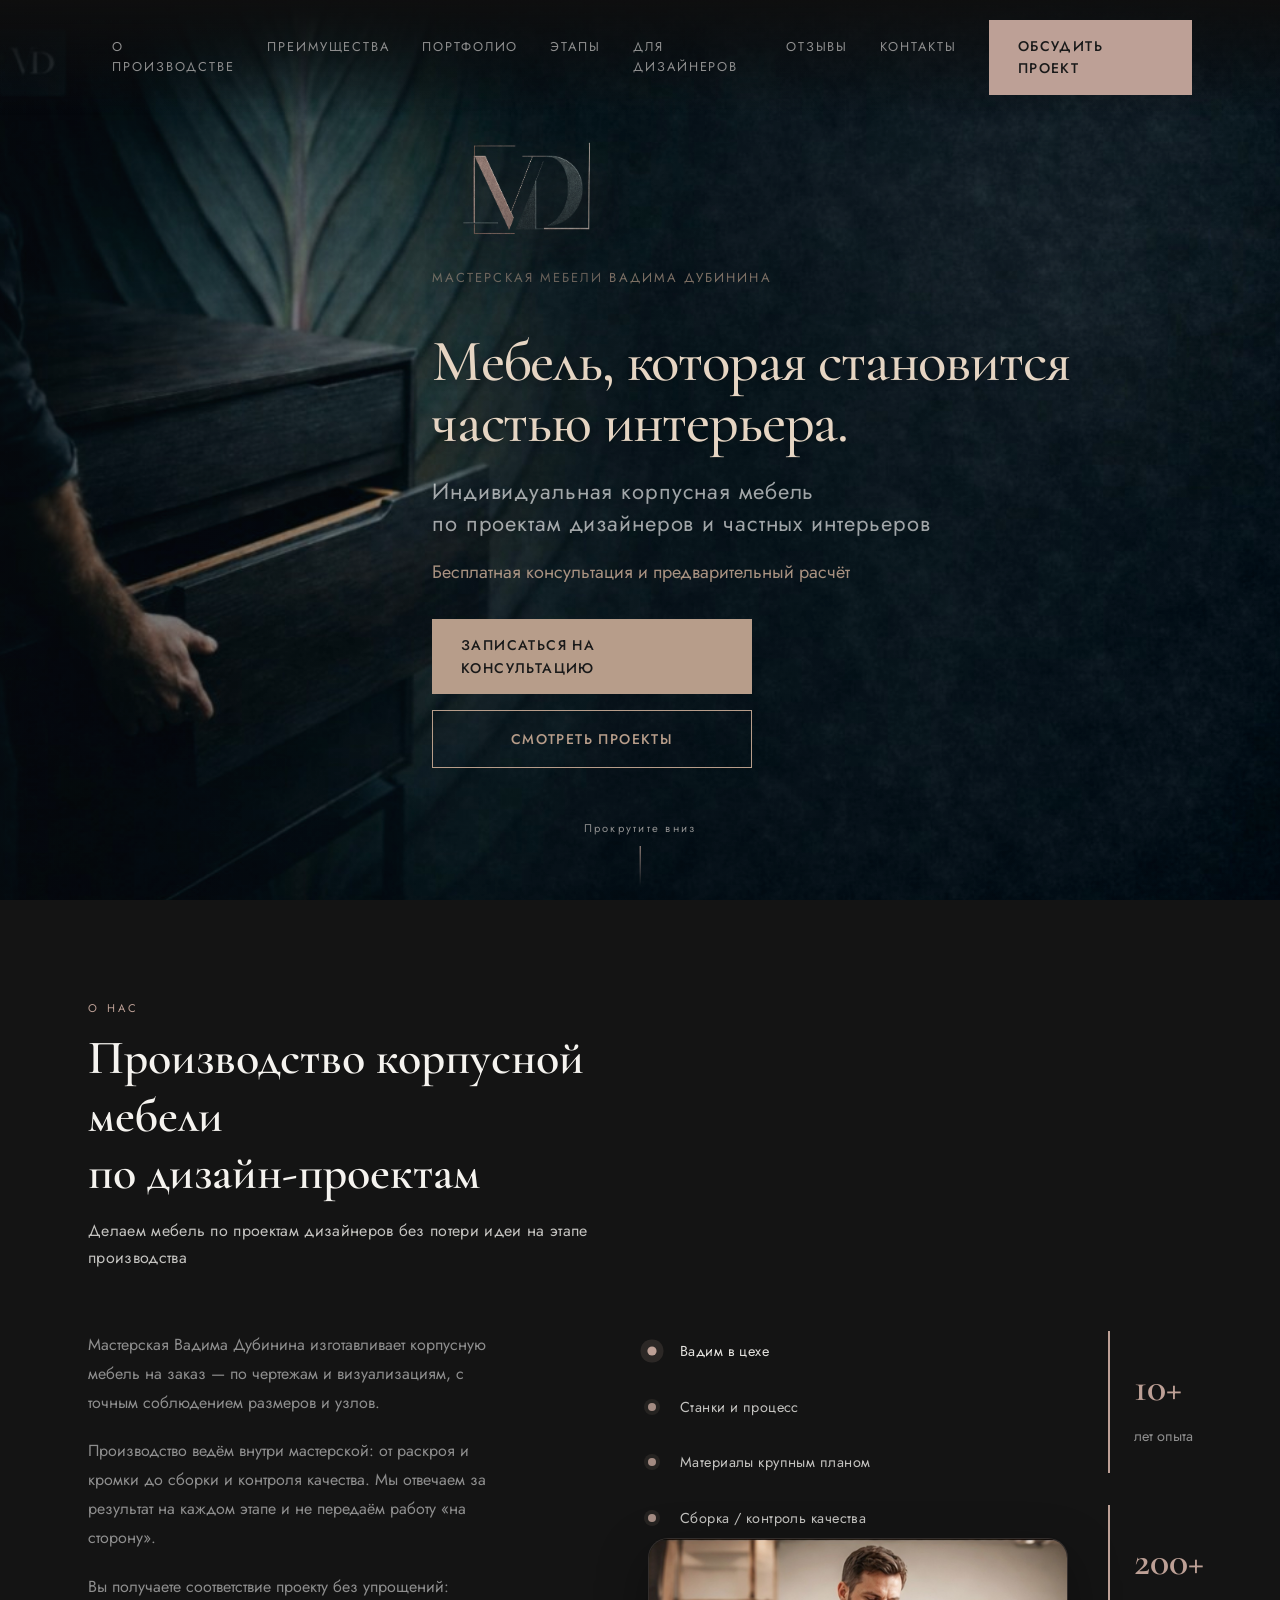
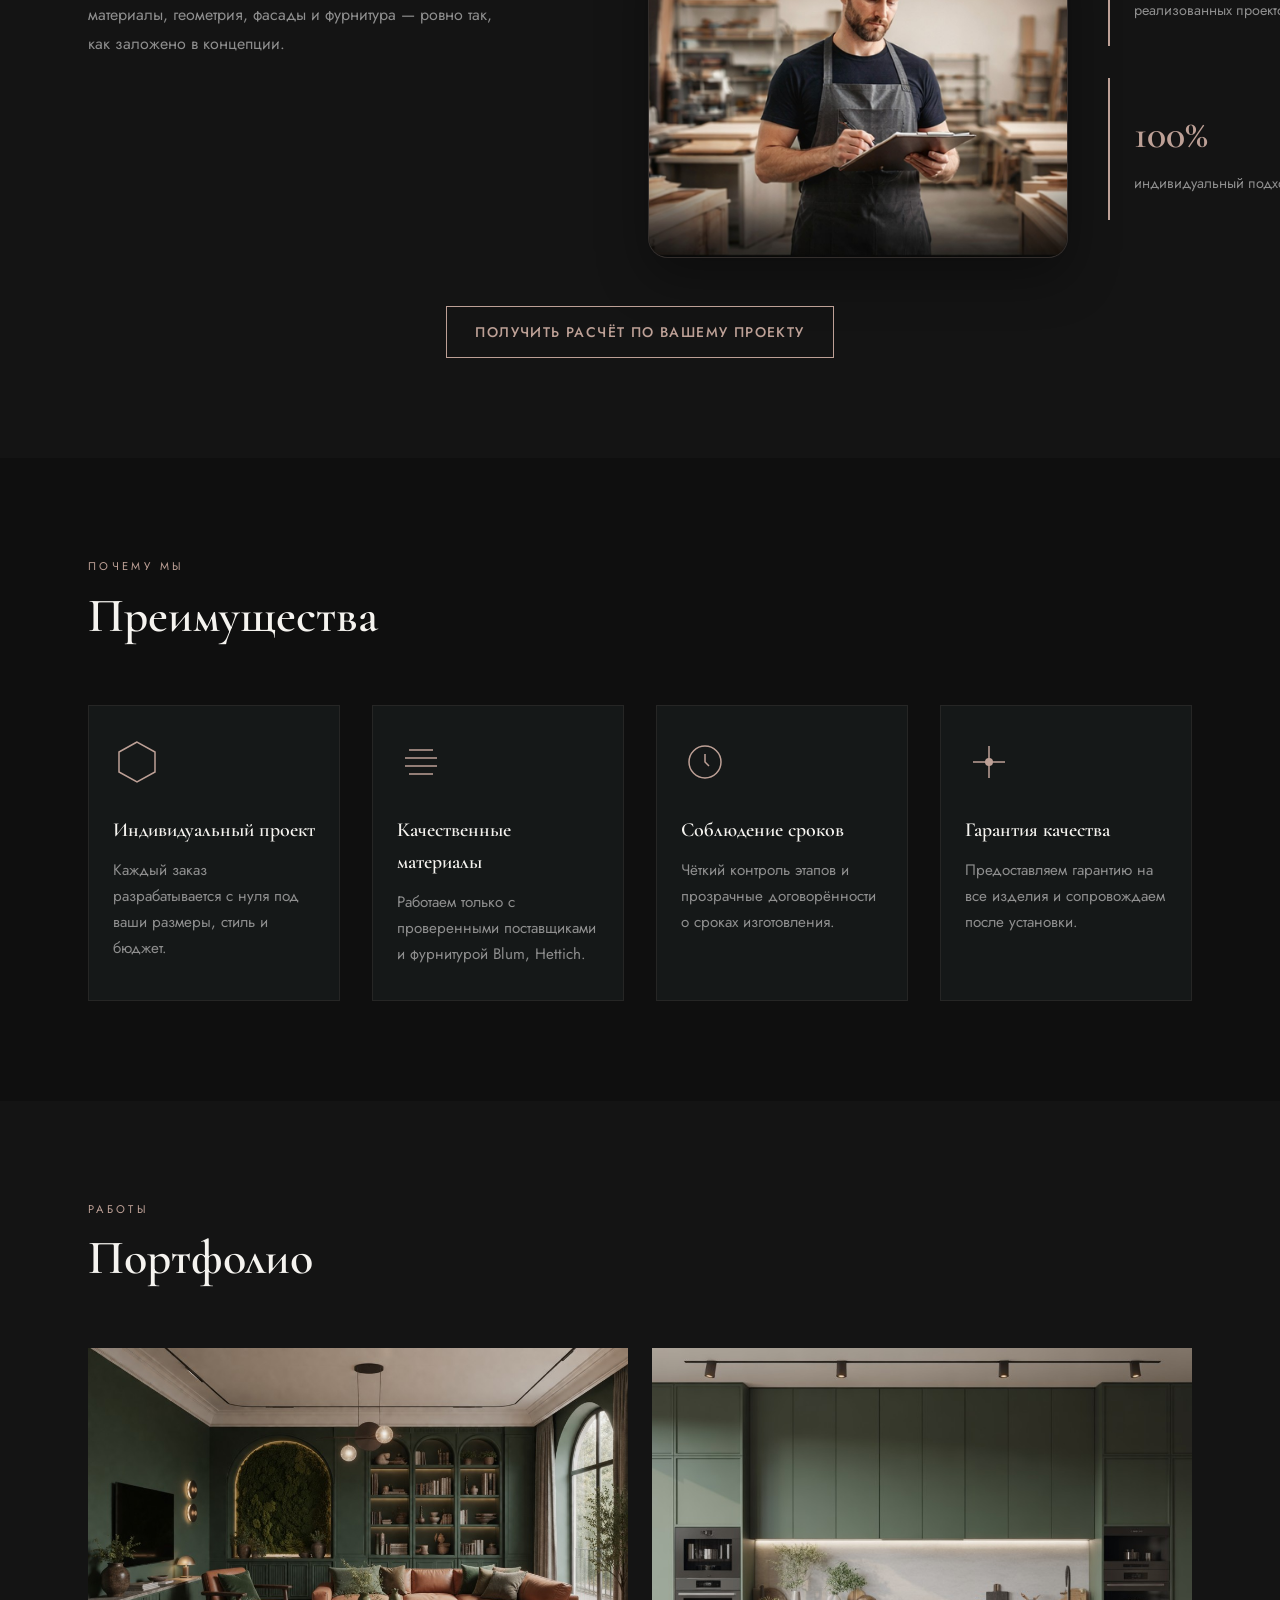
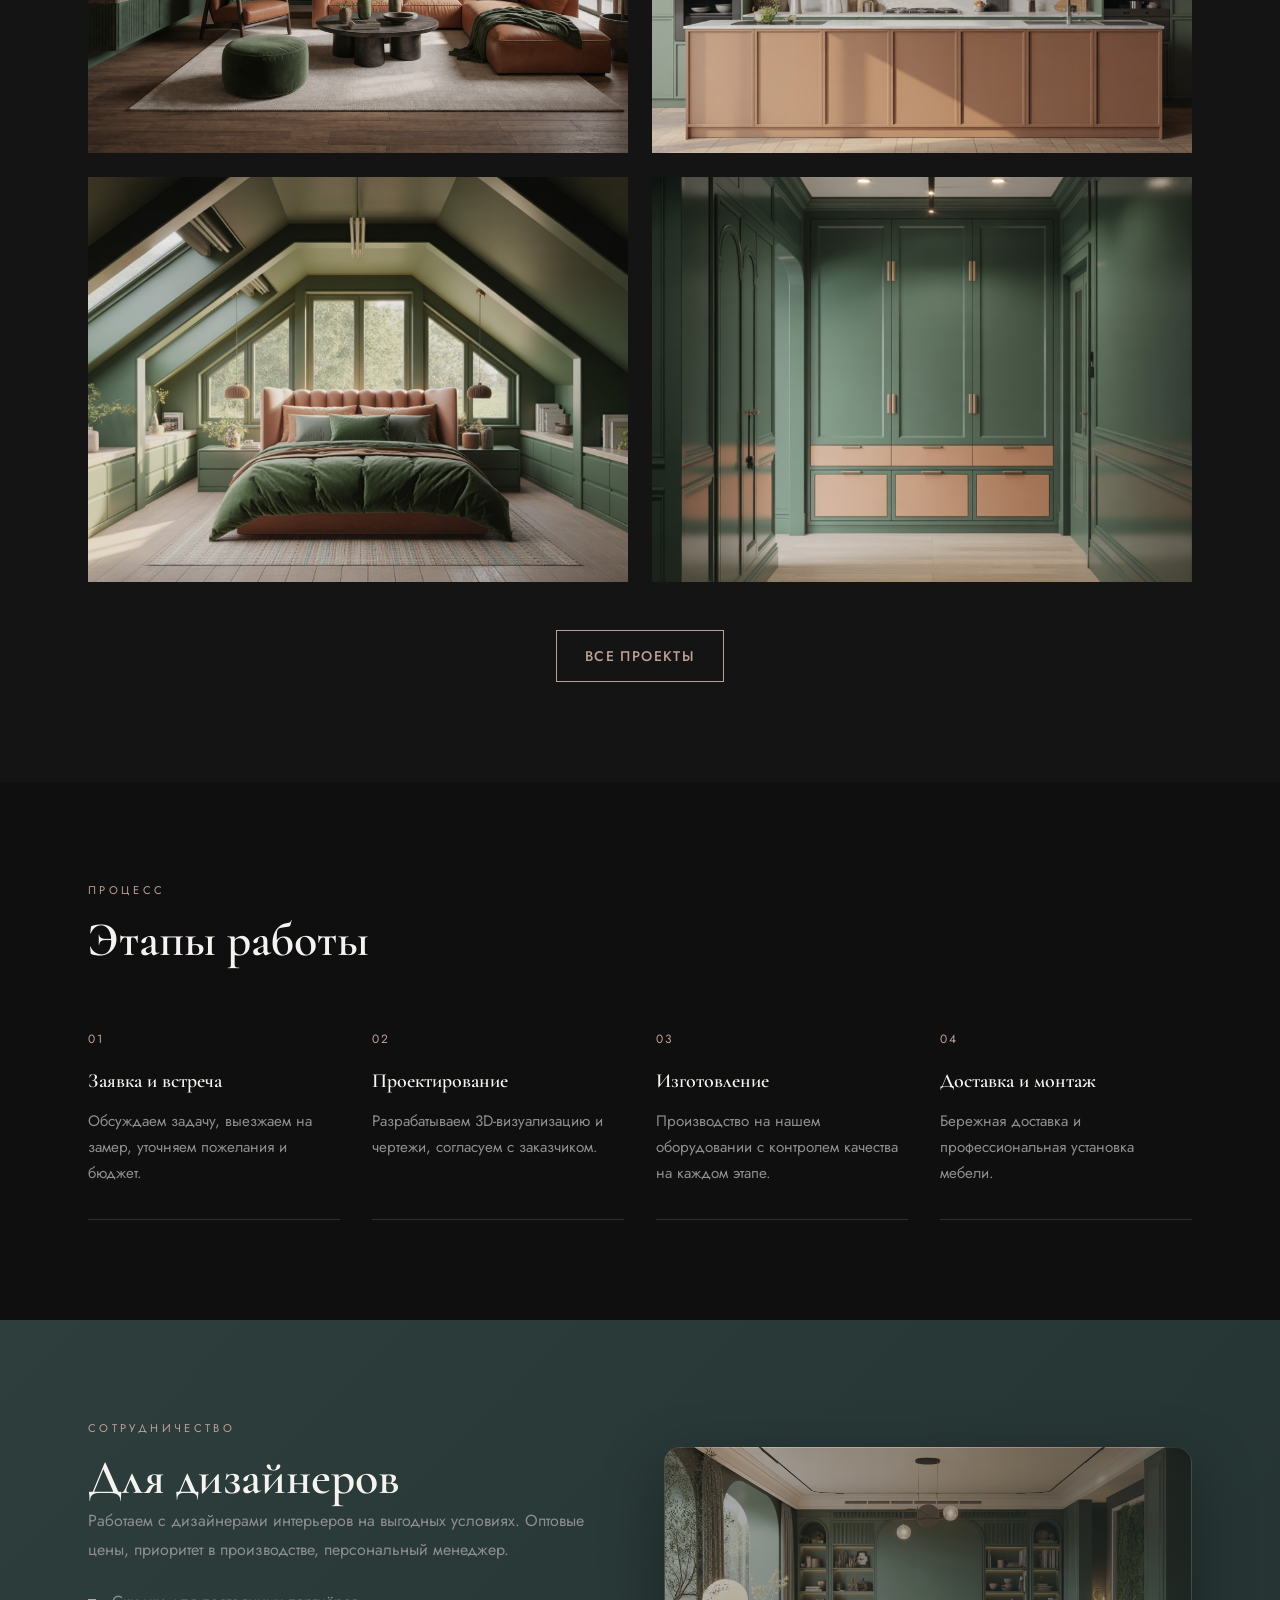
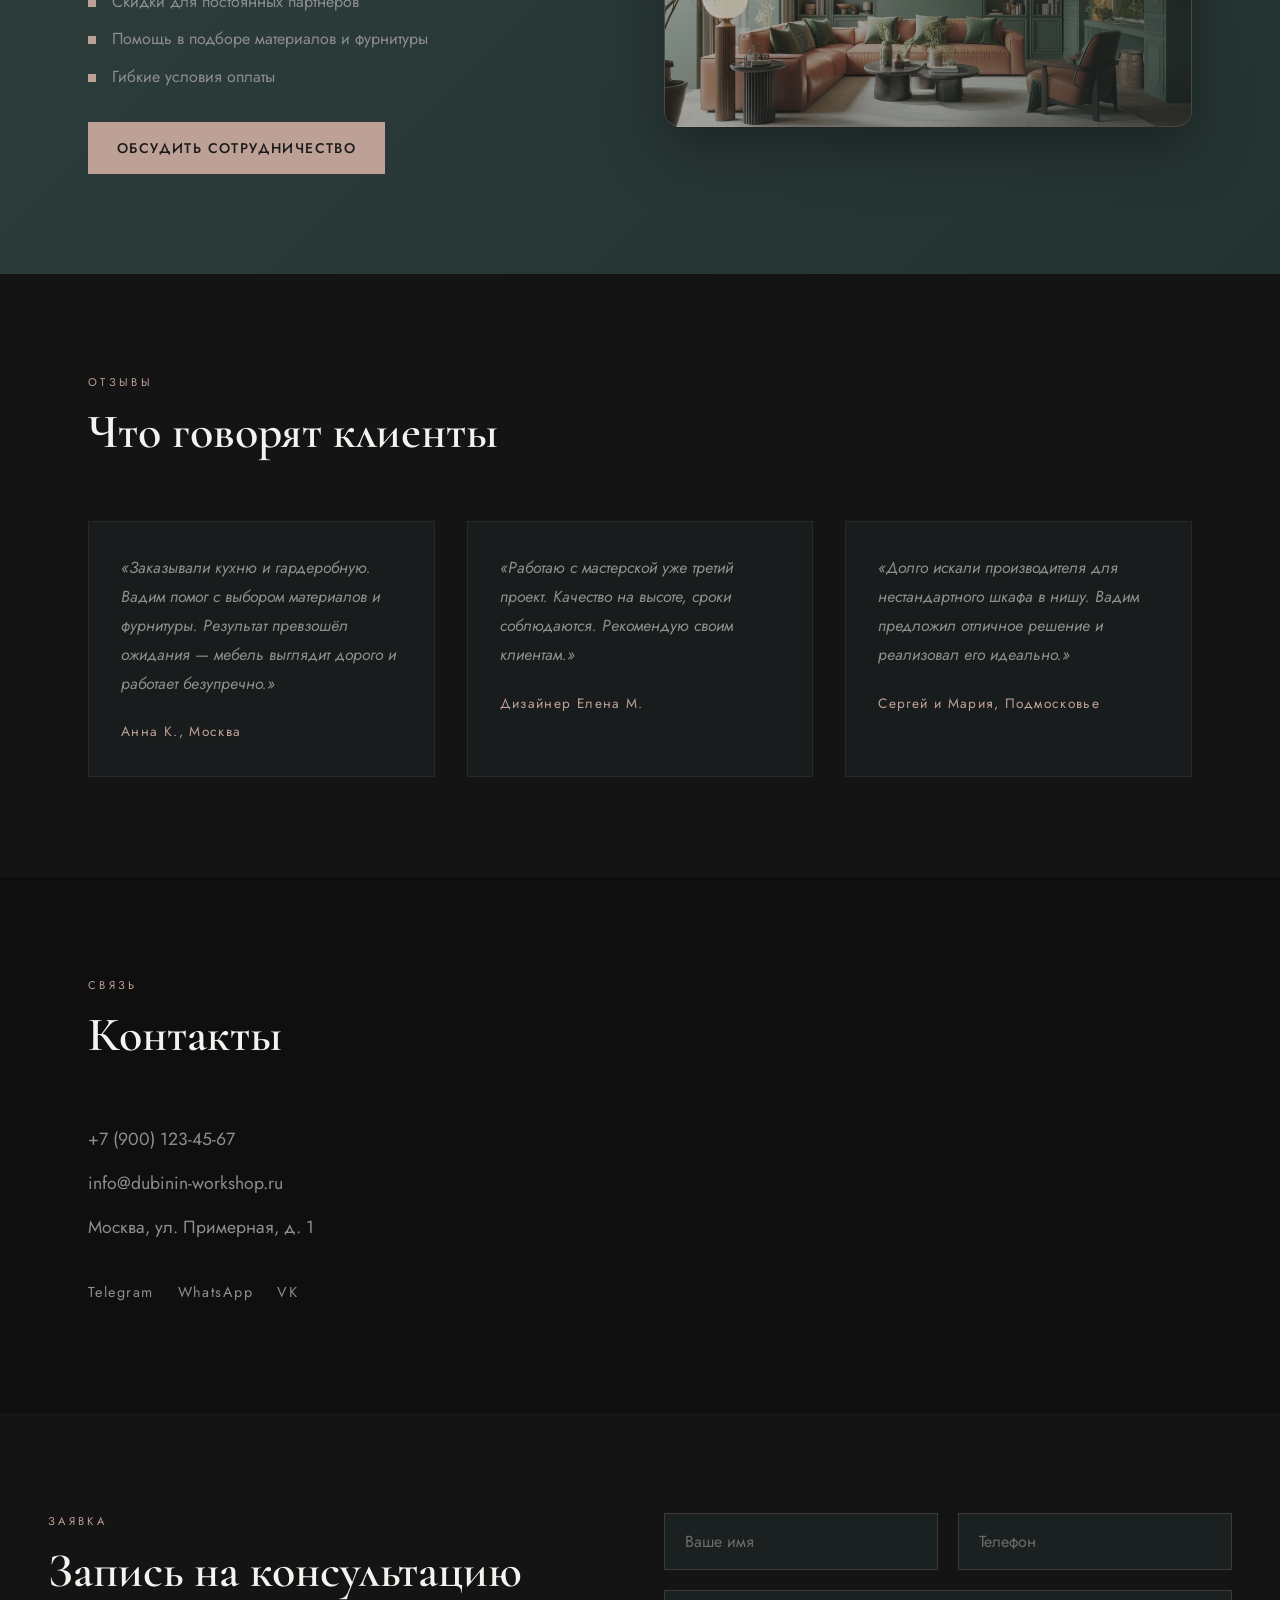
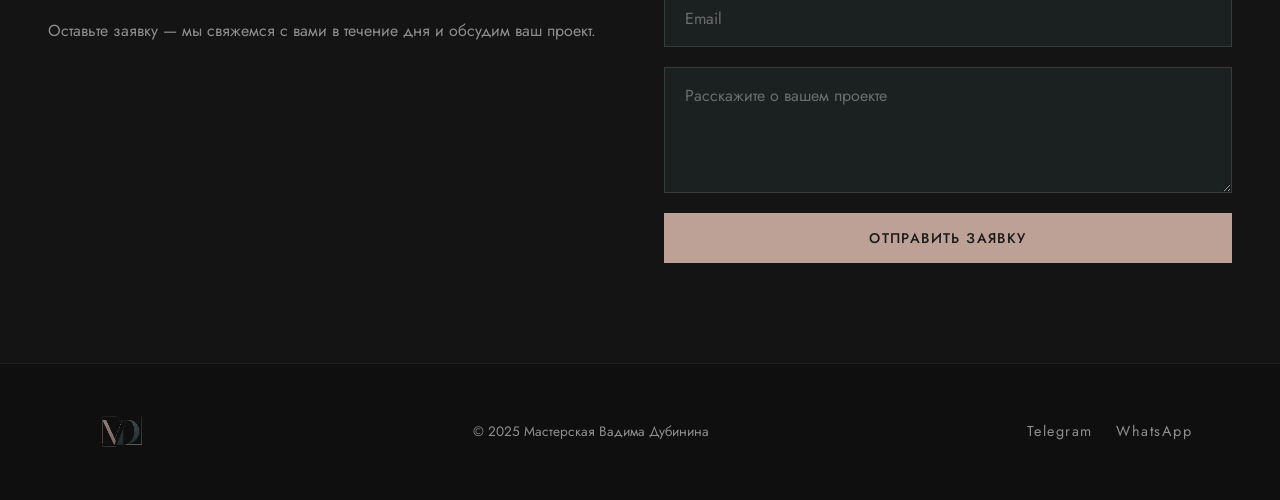
<file: indexl.html>
<!DOCTYPE html>
<html lang="ru">
<head>
  <meta charset="UTF-8">
  <meta name="viewport" content="width=device-width, initial-scale=1.0">
  <title>Мастерская Вадима Дубинина — Корпусная мебель премиального уровня</title>
  <meta name="description" content="Корпусная мебель на заказ для частных клиентов и дизайнеров. Премиальное качество и индивидуальный подход.">
  <link rel="preconnect" href="https://fonts.googleapis.com">
  <link rel="preconnect" href="https://fonts.gstatic.com" crossorigin>
  <link href="https://fonts.googleapis.com/css2?family=Cormorant+Garamond:ital,wght@0,400;0,600;0,700;1,400&family=Jost:wght@300;400;500;600&display=swap" rel="stylesheet">
  <link rel="stylesheet" href="css/style.css">
</head>
<body>
  <!-- Header -->
  <header class="header">
    <div class="container header__inner">
      <a href="#" class="logo">
        <img src="assets/logo.png" alt="Мастерская Вадима Дубинина" class="logo__img">
      </a>
      <nav class="nav">
        <a href="#about" class="nav__link">О производстве</a>
        <a href="#advantages" class="nav__link">Преимущества</a>
        <a href="#portfolio" class="nav__link">Портфолио</a>
        <a href="#stages" class="nav__link">Этапы</a>
        <a href="#designers" class="nav__link">Для дизайнеров</a>
        <a href="#reviews" class="nav__link">Отзывы</a>
        <a href="#contacts" class="nav__link">Контакты</a>
      </nav>
      <a href="#consultation" class="btn btn--primary header__cta">Обсудить проект</a>
      <button class="burger" aria-label="Меню">
        <span></span>
        <span></span>
        <span></span>
      </button>
    </div>
    <div class="mobile-nav-overlay" aria-hidden="true"></div>
    <nav class="mobile-nav">
      <a href="#about" class="nav__link">О производстве</a>
      <a href="#advantages" class="nav__link">Преимущества</a>
      <a href="#portfolio" class="nav__link">Портфолио</a>
      <a href="#stages" class="nav__link">Этапы</a>
      <a href="#designers" class="nav__link">Для дизайнеров</a>
      <a href="#reviews" class="nav__link">Отзывы</a>
      <a href="#contacts" class="nav__link">Контакты</a>
      <a href="#consultation" class="btn btn--primary">Обсудить проект</a>
    </nav>
  </header>

  <!-- Hero -->
  <section class="hero">
    <div class="hero__bg" style="background-image: url('assets/hero_final_2560.png');"></div>
    <div class="hero__overlay" aria-hidden="true"></div>
    <div class="container hero__content">
      <div class="hero__content-inner">
        <img src="assets/logo.png" alt="VD" class="hero__logo">
        <p class="hero__tagline">Мастерская мебели <span>ВАДИМА ДУБИНИНА</span></p>
        <h1 class="hero__title">Мебель, которая становится частью интерьера.</h1>
        <p class="hero__subtitle">Индивидуальная корпусная мебель<br>по проектам дизайнеров и частных интерьеров</p>
        <p class="hero__kicker">Бесплатная консультация и предварительный расчёт</p>
        <div class="hero__actions">
          <a href="#consultation" class="btn btn--primary hero__btn">Записаться на консультацию</a>
          <a href="#portfolio" class="btn btn--ghost hero__btn">Смотреть проекты</a>
        </div>
      </div>
    </div>
    <div class="hero__scroll">
      <span class="hero__scroll-text">Прокрутите вниз</span>
      <span class="hero__scroll-line"></span>
    </div>
  </section>

  <!-- About -->
  <section class="section section--dark" id="about">
    <div class="container">
      <div class="section__header animate-on-scroll">
        <span class="section__label">О нас</span>
        <h2 class="section__title">Производство корпусной мебели<br>по дизайн-проектам</h2>
        <p class="section__subtitle">Делаем мебель по проектам дизайнеров без потери идеи на этапе производства</p>
      </div>
      <div class="about__grid">
        <div class="about__text animate-on-scroll">
          <div class="about__copy">
            <p>Мастерская Вадима Дубинина изготавливает корпусную мебель на заказ — по чертежам и визуализациям, с точным соблюдением размеров и узлов.</p>
            <p>Производство ведём внутри мастерской: от раскроя и кромки до сборки и контроля качества. Мы отвечаем за результат на каждом этапе и не передаём работу «на сторону».</p>
            <p>Вы получаете соответствие проекту без упрощений: материалы, геометрия, фасады и фурнитура — ровно так, как заложено в концепции.</p>
          </div>

          <div class="about__timeline" data-about-timeline>
            <div class="about__timeline-rail" aria-hidden="true"></div>

            <div class="about__timeline-items" role="list">
              <button class="about__timeline-item is-active" type="button" role="listitem" data-about-step="1">
                <span class="about__timeline-dot" aria-hidden="true"></span>
                <span class="about__timeline-label">Вадим в цехе</span>
              </button>

              <button class="about__timeline-item" type="button" role="listitem" data-about-step="2">
                <span class="about__timeline-dot" aria-hidden="true"></span>
                <span class="about__timeline-label">Станки и процесс</span>
              </button>

              <button class="about__timeline-item" type="button" role="listitem" data-about-step="3">
                <span class="about__timeline-dot" aria-hidden="true"></span>
                <span class="about__timeline-label">Материалы крупным планом</span>
              </button>

              <button class="about__timeline-item" type="button" role="listitem" data-about-step="4">
                <span class="about__timeline-dot" aria-hidden="true"></span>
                <span class="about__timeline-label">Сборка / контроль качества</span>
              </button>
            </div>

            <div class="about__timeline-preview">
              <img class="about__timeline-img" src="images/img-01.jpg" alt="" loading="lazy" decoding="async">
            </div>
          </div>
        </div>
        <div class="about__stats animate-on-scroll">
          <div class="stat">
            <span class="stat__number">10+</span>
            <span class="stat__label">лет опыта</span>
          </div>
          <div class="stat">
            <span class="stat__number">200+</span>
            <span class="stat__label">реализованных проектов</span>
          </div>
          <div class="stat">
            <span class="stat__number">100%</span>
            <span class="stat__label">индивидуальный подход</span>
          </div>
        </div>
      </div>
      <div class="section__actions animate-on-scroll">
        <a href="#consultation" class="btn btn--ghost">Получить расчёт по вашему проекту</a>
      </div>
    </div>
  </section>

  <!-- Advantages -->
  <section class="section" id="advantages">
    <div class="container">
      <div class="section__header animate-on-scroll">
        <span class="section__label">Почему мы</span>
        <h2 class="section__title">Преимущества</h2>
      </div>
      <div class="advantages__grid">
        <div class="advantage animate-on-scroll">
          <div class="advantage__icon">
            <svg width="48" height="48" viewBox="0 0 48 48" fill="none" xmlns="http://www.w3.org/2000/svg">
              <path d="M24 4L6 14v20l18 10 18-10V14L24 4z" stroke="currentColor" stroke-width="1.5"/>
            </svg>
          </div>
          <h3 class="advantage__title">Индивидуальный проект</h3>
          <p class="advantage__text">Каждый заказ разрабатывается с нуля под ваши размеры, стиль и бюджет.</p>
        </div>
        <div class="advantage animate-on-scroll">
          <div class="advantage__icon">
            <svg width="48" height="48" viewBox="0 0 48 48" fill="none" xmlns="http://www.w3.org/2000/svg">
              <path d="M8 20h32M8 28h32M12 36h24M12 12h24" stroke="currentColor" stroke-width="1.5"/>
            </svg>
          </div>
          <h3 class="advantage__title">Качественные материалы</h3>
          <p class="advantage__text">Работаем только с проверенными поставщиками и фурнитурой Blum, Hettich.</p>
        </div>
        <div class="advantage animate-on-scroll">
          <div class="advantage__icon">
            <svg width="48" height="48" viewBox="0 0 48 48" fill="none" xmlns="http://www.w3.org/2000/svg">
              <circle cx="24" cy="24" r="16" stroke="currentColor" stroke-width="1.5"/>
              <path d="M24 16v8l4 4" stroke="currentColor" stroke-width="1.5"/>
            </svg>
          </div>
          <h3 class="advantage__title">Соблюдение сроков</h3>
          <p class="advantage__text">Чёткий контроль этапов и прозрачные договорённости о сроках изготовления.</p>
        </div>
        <div class="advantage animate-on-scroll">
          <div class="advantage__icon">
            <svg width="48" height="48" viewBox="0 0 48 48" fill="none" xmlns="http://www.w3.org/2000/svg">
              <path d="M24 8v32M8 24h32" stroke="currentColor" stroke-width="1.5"/>
              <circle cx="24" cy="24" r="4" fill="currentColor"/>
            </svg>
          </div>
          <h3 class="advantage__title">Гарантия качества</h3>
          <p class="advantage__text">Предоставляем гарантию на все изделия и сопровождаем после установки.</p>
        </div>
      </div>
    </div>
  </section>

  <!-- Portfolio -->
  <section class="section section--dark" id="portfolio">
    <div class="container">
      <div class="section__header animate-on-scroll">
        <span class="section__label">Работы</span>
        <h2 class="section__title">Портфолио</h2>
      </div>
      <div class="portfolio__grid">
        <a href="#portfolio" class="portfolio__item animate-on-scroll">
          <div class="portfolio__img" style="background-image: url('assets/portfolio-livingroom.png');"></div>
          <div class="portfolio__overlay">
            <span class="portfolio__name">Гостиная</span>
            <span class="portfolio__link">Смотреть</span>
          </div>
        </a>
        <a href="#portfolio" class="portfolio__item animate-on-scroll">
          <div class="portfolio__img" style="background-image: url('assets/portfolio-kitchen.png');"></div>
          <div class="portfolio__overlay">
            <span class="portfolio__name">Кухня</span>
            <span class="portfolio__link">Смотреть</span>
          </div>
        </a>
        <a href="#portfolio" class="portfolio__item animate-on-scroll">
          <div class="portfolio__img" style="background-image: url('assets/portfolio-bedroom.png');"></div>
          <div class="portfolio__overlay">
            <span class="portfolio__name">Спальня</span>
            <span class="portfolio__link">Смотреть</span>
          </div>
        </a>
        <a href="#portfolio" class="portfolio__item animate-on-scroll">
          <div class="portfolio__img" style="background-image: url('assets/portfolio-cabinet.png');"></div>
          <div class="portfolio__overlay">
            <span class="portfolio__name">Кабинет</span>
            <span class="portfolio__link">Смотреть</span>
          </div>
        </a>
      </div>
      <div class="section__actions animate-on-scroll">
        <a href="#portfolio" class="btn btn--ghost">Все проекты</a>
      </div>
    </div>
  </section>

  <!-- Stages -->
  <section class="section" id="stages">
    <div class="container">
      <div class="section__header animate-on-scroll">
        <span class="section__label">Процесс</span>
        <h2 class="section__title">Этапы работы</h2>
      </div>
      <div class="stages">
        <div class="stage animate-on-scroll">
          <span class="stage__num">01</span>
          <h3 class="stage__title">Заявка и встреча</h3>
          <p class="stage__text">Обсуждаем задачу, выезжаем на замер, уточняем пожелания и бюджет.</p>
        </div>
        <div class="stage animate-on-scroll">
          <span class="stage__num">02</span>
          <h3 class="stage__title">Проектирование</h3>
          <p class="stage__text">Разрабатываем 3D-визуализацию и чертежи, согласуем с заказчиком.</p>
        </div>
        <div class="stage animate-on-scroll">
          <span class="stage__num">03</span>
          <h3 class="stage__title">Изготовление</h3>
          <p class="stage__text">Производство на нашем оборудовании с контролем качества на каждом этапе.</p>
        </div>
        <div class="stage animate-on-scroll">
          <span class="stage__num">04</span>
          <h3 class="stage__title">Доставка и монтаж</h3>
          <p class="stage__text">Бережная доставка и профессиональная установка мебели.</p>
        </div>
      </div>
    </div>
  </section>

  <!-- For Designers -->
  <section class="section section--accent" id="designers">
    <div class="container">
      <div class="designers__grid">
        <div class="designers__content animate-on-scroll">
          <span class="section__label">Сотрудничество</span>
          <h2 class="section__title">Для дизайнеров</h2>
          <p class="designers__text">Работаем с дизайнерами интерьеров на выгодных условиях. Оптовые цены, приоритет в производстве, персональный менеджер.</p>
          <ul class="designers__list">
            <li>Скидки для постоянных партнёров</li>
            <li>Помощь в подборе материалов и фурнитуры</li>
            <li>Гибкие условия оплаты</li>
          </ul>
          <a href="#consultation" class="btn btn--primary">Обсудить сотрудничество</a>
        </div>
        <div class="designers__visual animate-on-scroll">
          <div class="designers__card"></div>
        </div>
      </div>
    </div>
  </section>

  <!-- Reviews -->
  <section class="section section--dark" id="reviews">
    <div class="container">
      <div class="section__header animate-on-scroll">
        <span class="section__label">Отзывы</span>
        <h2 class="section__title">Что говорят клиенты</h2>
      </div>
      <div class="reviews__grid">
        <div class="review animate-on-scroll">
          <p class="review__text">«Заказывали кухню и гардеробную. Вадим помог с выбором материалов и фурнитуры. Результат превзошёл ожидания — мебель выглядит дорого и работает безупречно.»</p>
          <span class="review__author">Анна К., Москва</span>
        </div>
        <div class="review animate-on-scroll">
          <p class="review__text">«Работаю с мастерской уже третий проект. Качество на высоте, сроки соблюдаются. Рекомендую своим клиентам.»</p>
          <span class="review__author">Дизайнер Елена М.</span>
        </div>
        <div class="review animate-on-scroll">
          <p class="review__text">«Долго искали производителя для нестандартного шкафа в нишу. Вадим предложил отличное решение и реализовал его идеально.»</p>
          <span class="review__author">Сергей и Мария, Подмосковье</span>
        </div>
      </div>
    </div>
  </section>

  <!-- Contacts -->
  <section class="section" id="contacts">
    <div class="container">
      <div class="section__header animate-on-scroll">
        <span class="section__label">Связь</span>
        <h2 class="section__title">Контакты</h2>
      </div>
      <div class="contacts__grid">
        <div class="contacts__info animate-on-scroll">
          <a href="tel:+79001234567" class="contact__item">+7 (900) 123-45-67</a>
          <a href="mailto:info@dubinin-workshop.ru" class="contact__item">info@dubinin-workshop.ru</a>
          <p class="contact__item">Москва, ул. Примерная, д. 1</p>
          <div class="contacts__social">
            <a href="https://t.me/dubinin_workshop" class="social__link" target="_blank" rel="noopener" aria-label="Telegram">Telegram</a>
            <a href="https://wa.me/79001234567" class="social__link" target="_blank" rel="noopener" aria-label="WhatsApp">WhatsApp</a>
            <a href="https://vk.com/dubinin_workshop" class="social__link" target="_blank" rel="noopener" aria-label="VK">VK</a>
          </div>
        </div>
      </div>
    </div>
  </section>

  <!-- Consultation Form -->
  <section class="section section--dark" id="consultation">
    <div class="container consultation__inner">
      <div class="consultation__content animate-on-scroll">
        <span class="section__label">Заявка</span>
        <h2 class="section__title">Запись на консультацию</h2>
        <p class="consultation__text">Оставьте заявку — мы свяжемся с вами в течение дня и обсудим ваш проект.</p>
      </div>
      <form class="consultation__form animate-on-scroll" action="#" method="post">
        <div class="form__row">
          <input type="text" name="name" placeholder="Ваше имя" required class="form__input">
          <input type="tel" name="phone" placeholder="Телефон" required class="form__input">
        </div>
        <input type="email" name="email" placeholder="Email" class="form__input">
        <textarea name="message" placeholder="Расскажите о вашем проекте" rows="4" class="form__input form__textarea"></textarea>
        <button type="submit" class="btn btn--primary btn--full">Отправить заявку</button>
      </form>
    </div>
  </section>

  <!-- Footer -->
  <footer class="footer">
    <div class="container footer__inner">
      <a href="#" class="logo footer__logo">
        <img src="assets/logo.png" alt="Мастерская Вадима Дубинина" class="logo__img">
      </a>
      <p class="footer__copyright">© 2025 Мастерская Вадима Дубинина</p>
      <div class="footer__social">
        <a href="https://t.me/dubinin_workshop" class="social__link" target="_blank" rel="noopener">Telegram</a>
        <a href="https://wa.me/79001234567" class="social__link" target="_blank" rel="noopener">WhatsApp</a>
      </div>
    </div>
  </footer>

  <script src="js/script.js"></script>
</body>
</html>
<!-- test -->
</file>
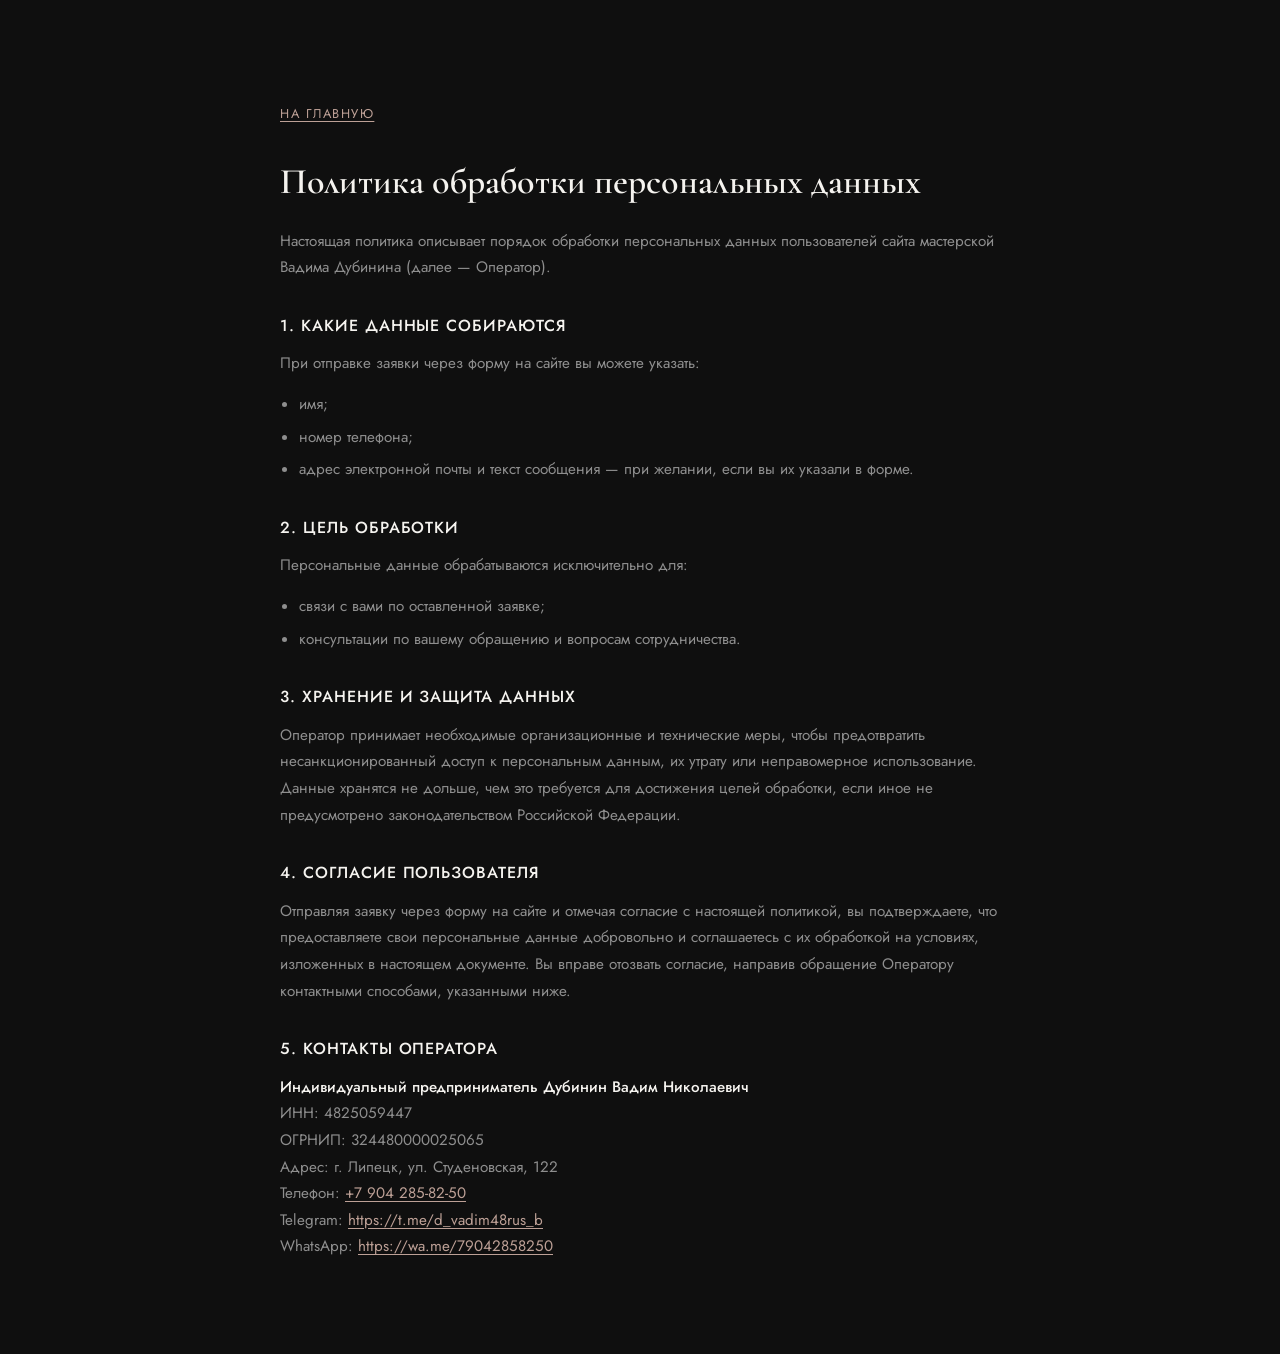
<file: policy.html>
<!DOCTYPE html>
<html lang="ru">
<head>
  <meta charset="UTF-8">
  <meta name="viewport" content="width=device-width, initial-scale=1.0">
  <title>Политика обработки персональных данных — Мастерская Вадима Дубинина</title>
  <meta name="description" content="Политика обработки персональных данных на сайте мастерской Вадима Дубинина.">
  <link rel="preconnect" href="https://fonts.googleapis.com">
  <link rel="preconnect" href="https://fonts.gstatic.com" crossorigin>
  <link href="https://fonts.googleapis.com/css2?family=Cormorant+Garamond:ital,wght@0,400;0,600;0,700;1,400&family=Jost:wght@300;400;500;600&display=swap" rel="stylesheet">
  <link rel="stylesheet" href="css/style.css">
</head>
<body>
  <main class="container policy-doc">
    <a href="index.html" class="policy-doc__back">На главную</a>
    <h1>Политика обработки персональных данных</h1>

    <p>Настоящая политика описывает порядок обработки персональных данных пользователей сайта мастерской Вадима Дубинина (далее — Оператор).</p>

    <h2>1. Какие данные собираются</h2>
    <p>При отправке заявки через форму на сайте вы можете указать:</p>
    <ul>
      <li>имя;</li>
      <li>номер телефона;</li>
      <li>адрес электронной почты и текст сообщения — при желании, если вы их указали в форме.</li>
    </ul>

    <h2>2. Цель обработки</h2>
    <p>Персональные данные обрабатываются исключительно для:</p>
    <ul>
      <li>связи с вами по оставленной заявке;</li>
      <li>консультации по вашему обращению и вопросам сотрудничества.</li>
    </ul>

    <h2>3. Хранение и защита данных</h2>
    <p>Оператор принимает необходимые организационные и технические меры, чтобы предотвратить несанкционированный доступ к персональным данным, их утрату или неправомерное использование. Данные хранятся не дольше, чем это требуется для достижения целей обработки, если иное не предусмотрено законодательством Российской Федерации.</p>

    <h2>4. Согласие пользователя</h2>
    <p>Отправляя заявку через форму на сайте и отмечая согласие с настоящей политикой, вы подтверждаете, что предоставляете свои персональные данные добровольно и соглашаетесь с их обработкой на условиях, изложенных в настоящем документе. Вы вправе отозвать согласие, направив обращение Оператору контактными способами, указанными ниже.</p>

    <h2>5. Контакты оператора</h2>
    <p><strong>Индивидуальный предприниматель Дубинин Вадим Николаевич</strong><br>
    ИНН: 4825059447<br>
    ОГРНИП: 324480000025065<br>
    Адрес: г. Липецк, ул. Студеновская, 122<br>
    Телефон: <a href="tel:+79042858250">+7 904 285-82-50</a><br>
    Telegram: <a href="https://t.me/d_vadim48rus_b" target="_blank" rel="noopener">https://t.me/d_vadim48rus_b</a><br>
    WhatsApp: <a href="https://wa.me/79042858250" target="_blank" rel="noopener">https://wa.me/79042858250</a></p>
  </main>
</body>
</html>
</file>
<file: css/style.css>
/* ============================================
   Мастерская Вадима Дубинина — Landing
   Цветовая палитра из брендбука
   ============================================ */

:root {
  /* Основные цвета */
  --color-graphite: #1a1a1a;
  --color-graphite-light: #121212;
  --color-teal: #2d3e3d;
  --color-teal-dark: #243331;
  --color-grey-green: #4a4e41;
  --color-olive: #6b6f5c;
  --color-olive-light: #8e8e8e;
  --color-rose: #bda096;
  --color-rose-dark: #b88a7e;
  --color-rose-light: #c9a99e;
  
  /* Фоны и текст */
  --bg-dark: #0f0f0f;
  --bg-section: #141414;
  --text-primary: #f5f3ef;
  --text-secondary: #bda096;
  --text-muted: #8e8e8e;
  
  /* Переходы */
  --transition-slow: 0.6s cubic-bezier(0.4, 0, 0.2, 1);
  --transition-medium: 0.4s cubic-bezier(0.4, 0, 0.2, 1);
  --transition-fast: 0.25s ease;
}

/* Reset & Base */
*, *::before, *::after {
  box-sizing: border-box;
  margin: 0;
  padding: 0;
}

html {
  scroll-behavior: smooth;
}

body {
  font-family: 'Jost', sans-serif;
  font-weight: 400;
  color: var(--text-primary);
  background: var(--bg-dark);
  line-height: 1.6;
  overflow-x: hidden;
}

img {
  max-width: 100%;
  height: auto;
  display: block;
}

a {
  color: inherit;
  text-decoration: none;
  transition: color var(--transition-fast), opacity var(--transition-fast);
}

button {
  font-family: inherit;
  cursor: pointer;
  border: none;
  background: none;
}

/* Typography */
h1, h2, h3 {
  font-family: 'Cormorant Garamond', serif;
  font-weight: 600;
}

/* Container */
.container {
  width: 100%;
  max-width: 1200px;
  margin: 0 auto;
  padding: 0 24px;
}

@media (min-width: 768px) {
  .container {
    padding: 0 48px;
  }
}

/* Buttons */
.btn {
  display: inline-flex;
  align-items: center;
  justify-content: center;
  padding: 14px 28px;
  font-size: 0.875rem;
  font-weight: 500;
  letter-spacing: 0.1em;
  text-transform: uppercase;
  border: 1px solid transparent;
  transition: all var(--transition-medium);
}

.btn--primary {
  background: var(--color-rose);
  color: var(--color-graphite);
  border-color: var(--color-rose);
}

.btn--primary:hover {
  background: var(--color-rose-light);
  border-color: var(--color-rose-light);
  transform: translateY(-2px);
  box-shadow: 0 8px 24px rgba(189, 160, 150, 0.25);
}

.btn--ghost {
  background: transparent;
  color: var(--color-rose);
  border-color: var(--color-rose);
}

.btn--ghost:hover {
  background: rgba(189, 160, 150, 0.1);
  transform: translateY(-2px);
}

.btn--full {
  width: 100%;
}

/* Header */
.header {
  position: fixed;
  top: 0;
  left: 0;
  right: 0;
  z-index: 1000;
  padding: 20px 0;
  background: linear-gradient(180deg, rgba(15, 15, 15, 0.95) 0%, rgba(15, 15, 15, 0) 100%);
  transition: background var(--transition-medium);
}

.header.scrolled {
  background: rgba(15, 15, 15, 0.98);
  backdrop-filter: blur(12px);
}

.header__inner {
  display: flex;
  align-items: center;
  justify-content: space-between;
  gap: 32px;
}

.logo__img {
  height: 48px;
  width: auto;
}

/* Desktop: без маленького логотипа в шапке — только навигация и CTA */
@media (min-width: 1024px) {
  .header .logo {
    display: none;
  }

  .nav {
    margin-left: 0;
  }
}

/* Mobile / tablet: компактный читаемый логотип в шапке */
@media (max-width: 1023px) {
  .header .logo__img {
    height: 42px;
    width: auto;
    filter: drop-shadow(0 2px 10px rgba(0, 0, 0, 0.5));
  }
}

.nav {
  display: none;
  gap: 32px;
  margin-left: 24px;
}

@media (min-width: 1024px) {
  .nav {
    display: flex;
  }
}

.nav__link {
  font-size: 0.8rem;
  letter-spacing: 0.15em;
  text-transform: uppercase;
  color: var(--text-muted);
}

.nav__link:hover {
  color: var(--color-rose);
}

.header__cta {
  display: none;
}

@media (min-width: 1024px) {
  .header__cta {
    display: inline-flex;
  }
}

/* Burger */
.burger {
  display: flex;
  flex-direction: column;
  gap: 6px;
  padding: 8px;
}

@media (min-width: 1024px) {
  .burger {
    display: none;
  }
}

.burger span {
  width: 24px;
  height: 2px;
  background: var(--color-rose);
  transition: var(--transition-fast);
}

.burger.active span:nth-child(1) {
  transform: rotate(45deg) translate(5px, 5px);
}

.burger.active span:nth-child(2) {
  opacity: 0;
}

.burger.active span:nth-child(3) {
  transform: rotate(-45deg) translate(5px, -5px);
}

/* Hero */
.hero {
  position: relative;
  min-height: 100vh;
  display: flex;
  align-items: center;
  padding: 0;
  overflow: hidden;
}

.hero__bg {
  position: absolute;
  inset: 0;
  background-color: var(--color-graphite);
  background-size: cover;
  background-position: 35% center;
  background-repeat: no-repeat;
  transform: scale(1.02);
  filter: saturate(1.1) contrast(1.08) brightness(1.15);
  transition: transform var(--transition-slow), filter var(--transition-medium);
}

.hero:hover .hero__bg {
  transform: scale(1.06);
  filter: saturate(1.15) contrast(1.1) brightness(1.2);
}

.hero__overlay {
  position: absolute;
  inset: 0;
  background: linear-gradient(
    to right,
    rgba(10, 15, 15, 0.45) 0%,
    rgba(10, 15, 15, 0.25) 40%,
    rgba(10, 15, 15, 0.1) 100%
  );
  pointer-events: none;
}

.hero__content {
  position: relative;
  z-index: 2;
  width: 100%;
  display: flex;
  justify-content: flex-end;
  align-items: center;
  min-height: 100vh;
  padding-left: 8vw;
  padding-right: 8vw;
  box-sizing: border-box;
}

.hero__content.container {
  max-width: none;
  padding-left: 8vw;
  padding-right: 10vw;
}

.hero__content-inner {
  width: 100%;
  max-width: 720px;
  text-align: left;
  margin-left: 0;
  margin-right: 0;
  position: relative;
  z-index: 2;
}

.hero__logo {
  width: clamp(160px, 18vw, 200px);
  height: auto;
  margin-bottom: 0;
  filter:
    drop-shadow(0 10px 30px rgba(0, 0, 0, 0.5))
    drop-shadow(0 0 22px rgba(183, 157, 138, 0.2));
  opacity: 0;
  animation: fadeInUp 0.95s ease 0.2s forwards;
}

.hero__tagline {
  display: block;
  margin-top: 18px;
  margin-bottom: 42px;
  font-size: 13px;
  letter-spacing: 0.16em;
  text-transform: uppercase;
  color: rgba(183, 157, 138, 0.7);
  opacity: 0;
  animation: fadeInUp78 0.95s ease 0.3s forwards;
}

.hero__tagline span {
  color: rgba(183, 157, 138, 0.85);
}

.hero__title {
  max-width: 720px;
  font-size: clamp(56px, 4.6vw, 80px);
  line-height: 1.05;
  font-weight: 500;
  letter-spacing: -0.02em;
  margin-top: 22px;
  margin-bottom: 22px;
  color: #E6D5C3;
  text-shadow: 0 2px 10px rgba(0, 0, 0, 0.3);
  opacity: 0;
  animation: fadeInUp 0.95s ease 0.35s forwards;
}

.hero__subtitle {
  max-width: 560px;
  font-size: 22px;
  line-height: 1.45;
  color: rgba(255, 255, 255, 0.7);
  letter-spacing: 0.04em;
  margin-bottom: 18px;
  text-shadow: 0 2px 10px rgba(0, 0, 0, 0.22);
  opacity: 0;
  animation: fadeInUp88 0.95s ease 0.5s forwards;
}

.hero__kicker {
  margin-top: 20px;
  margin-bottom: 34px;
  font-size: 18px;
  line-height: 1.4;
  color: #B79D8A;
  opacity: 0;
  animation: fadeInUp92 0.95s ease 0.62s forwards;
}

.hero__actions {
  display: flex;
  flex-direction: column;
  align-items: flex-start;
  gap: 16px;
  justify-content: flex-start;
  margin-top: 0;
  opacity: 0;
  animation: fadeInUp 1s ease 0.75s forwards;
}

.hero__btn {
  width: 320px;
  min-height: 58px;
}

.hero .btn--primary {
  background: #B79D8A;
  color: var(--color-graphite);
  border-color: #B79D8A;
}

.hero .btn--primary:hover {
  background: rgba(183, 157, 138, 0.92);
  border-color: rgba(183, 157, 138, 0.92);
  box-shadow: 0 12px 34px rgba(183, 157, 138, 0.22);
  transform: translateY(-2px);
}

.hero .btn--ghost {
  color: #B79D8A;
  border-color: #B79D8A;
}

.hero .btn--ghost:hover {
  background: rgba(183, 157, 138, 0.12);
  transform: translateY(-2px);
}

@media (min-width: 768px) and (max-width: 1023px) {
  .hero__content-inner {
    max-width: 620px;
  }

  .hero__title {
    font-size: clamp(52px, 4.8vw, 72px);
  }
}

@media (max-width: 767px) {
  .hero {
    padding: 108px 0 80px;
  }

  .hero__bg {
    background-position: 30% center;
  }

  .hero__content {
    justify-content: center;
    align-items: flex-start;
    padding-left: 24px;
    padding-right: 24px;
    min-height: auto;
  }

  .hero__content-inner {
    text-align: center;
    max-width: 100%;
  }

  .hero__actions {
    align-items: center;
    justify-content: center;
  }

  .hero__title {
    font-size: clamp(40px, 10vw, 56px);
  }

  .hero__btn {
    width: 100%;
  }
}

.hero__scroll {
  position: absolute;
  bottom: 14px;
  left: 50%;
  transform: translateX(-50%);
  display: flex;
  flex-direction: column;
  align-items: center;
  gap: 8px;
  color: var(--text-muted);
  font-size: 0.7rem;
  letter-spacing: 0.2em;
  opacity: 0.45;
  animation: fadeIn 2s ease 1.5s both;
}

.hero__scroll-line {
  width: 1px;
  height: 40px;
  background: linear-gradient(180deg, var(--color-rose), transparent);
  animation: scrollPulse 2s ease-in-out infinite;
}

@keyframes fadeIn {
  from { opacity: 0; }
  to { opacity: 1; }
}

@keyframes fadeInUp {
  from {
    opacity: 0;
    transform: translateY(24px);
  }
  to {
    opacity: 1;
    transform: translateY(0);
  }
}

@keyframes fadeInUp78 {
  from {
    opacity: 0;
    transform: translateY(24px);
  }
  to {
    opacity: 0.78;
    transform: translateY(0);
  }
}

@keyframes fadeInUp88 {
  from {
    opacity: 0;
    transform: translateY(24px);
  }
  to {
    opacity: 0.88;
    transform: translateY(0);
  }
}

@keyframes fadeInUp92 {
  from {
    opacity: 0;
    transform: translateY(24px);
  }
  to {
    opacity: 0.92;
    transform: translateY(0);
  }
}

@keyframes scrollPulse {
  0%, 100% { opacity: 0.3; transform: scaleY(0.5); }
  50% { opacity: 1; transform: scaleY(1); }
}

/* Sections */
.section {
  padding: 100px 0;
}

.section--dark {
  background: var(--bg-section);
}

.section--accent {
  background: linear-gradient(135deg, var(--color-teal) 0%, var(--color-teal-dark) 100%);
}

.section__header {
  margin-bottom: 60px;
  max-width: 600px;
}

.section__label {
  display: block;
  font-size: 0.7rem;
  letter-spacing: 0.3em;
  text-transform: uppercase;
  color: var(--color-rose);
  margin-bottom: 12px;
}

.section__title {
  font-size: clamp(2rem, 4vw, 3rem);
  line-height: 1.2;
  color: var(--text-primary);
}

.section__subtitle {
  margin-top: 14px;
  max-width: 60ch;
  color: rgba(245, 243, 239, 0.78);
  letter-spacing: 0.02em;
  line-height: 1.7;
}

.section__actions {
  text-align: center;
  margin-top: 48px;
}

/* Scroll animations */
.animate-on-scroll {
  opacity: 0;
  transform: translateY(30px);
  transition: opacity 0.8s ease, transform 0.8s ease;
}

.animate-on-scroll.visible {
  opacity: 1;
  transform: translateY(0);
}

/* About */
.about__grid {
  display: grid;
  gap: 48px;
}

@media (min-width: 768px) {
  .about__grid {
    grid-template-columns: 1fr 1fr;
  }
}

.about__text p {
  margin-bottom: 20px;
  color: var(--text-muted);
  font-size: 1rem;
  line-height: 1.8;
}

.about__copy p:last-child {
  margin-bottom: 0;
}

.about__timeline {
  margin-top: 28px;
  position: relative;
  display: grid;
  grid-template-columns: 18px 1fr;
  column-gap: 18px;
  align-items: start;
}

/* Desktop: 3 колонки секции */
@media (min-width: 1024px) {
  .about__grid {
    grid-template-columns: minmax(420px, 1fr) 520px 220px;
    gap: 40px;
    align-items: start;
  }

  /* Без изменения HTML: дети .about__text участвуют в grid напрямую */
  .about__text {
    display: contents;
  }

  .about__copy {
    grid-column: 1;
    max-width: 560px;
  }

  .about__timeline {
    grid-column: 2;
    margin-top: 0;
    /* маркеры + preview строго внутри средней колонки (без наложений) */
    grid-template-columns: 84px 420px;
    column-gap: 16px;
  }

  .about__timeline-items {
    grid-column: 1;
  }

  .about__timeline-preview {
    grid-column: 2;
    justify-self: start;
    align-self: start;
  }

  .about__stats {
    grid-column: 3;
    align-self: start;
  }
}

.about__timeline-rail {
  grid-column: 1;
  grid-row: 1 / -1;
  width: 1px;
  background: rgba(189, 160, 150, 0.35);
  justify-self: center;
  border-radius: 1px;
}

.about__timeline-items {
  grid-column: 2;
  display: flex;
  flex-direction: column;
  gap: 18px;
  padding-top: 2px;
}

.about__timeline-item {
  display: grid;
  grid-template-columns: 18px 1fr;
  column-gap: 14px;
  align-items: start;
  text-align: left;
  padding: 8px 0;
  color: rgba(245, 243, 239, 0.78);
  transition: color var(--transition-fast);
}

.about__timeline-item:focus-visible {
  outline: none;
}

.about__timeline-dot {
  width: 8px;
  height: 8px;
  border-radius: 50%;
  background: var(--color-rose);
  margin-top: 6px;
  box-shadow: 0 0 0 4px rgba(189, 160, 150, 0.12);
  transition: transform var(--transition-medium), box-shadow var(--transition-medium), opacity var(--transition-fast);
  opacity: 0.85;
}

.about__timeline-label {
  font-size: 0.9rem;
  letter-spacing: 0.03em;
  line-height: 1.5;
}

.about__timeline-item:hover,
.about__timeline-item:focus-visible,
.about__timeline-item.is-active {
  color: rgba(245, 243, 239, 0.92);
}

.about__timeline-item:hover .about__timeline-dot,
.about__timeline-item:focus-visible .about__timeline-dot,
.about__timeline-item.is-active .about__timeline-dot {
  transform: scale(1.15);
  box-shadow: 0 0 0 6px rgba(189, 160, 150, 0.14);
  opacity: 1;
}

.about__timeline-preview {
  width: 420px;
  height: 320px;
  overflow: hidden;
  border-radius: 20px;
  border: 1px solid rgba(189, 160, 150, 0.18);
  box-shadow: 0 18px 50px rgba(0, 0, 0, 0.35);
  background: rgba(26, 26, 26, 0.35);
}

@media (max-width: 1023px) {
  .about__timeline-preview {
    width: min(420px, 100%);
    justify-self: start;
  }
}

.about__timeline-img {
  width: 100%;
  height: 100%;
  object-fit: cover;
  display: block;
  opacity: 0;
  transform: scale(0.85);
  transform-origin: left center;
  transition: transform 0.5s ease, opacity 0.5s ease;
}

.about__timeline-img.is-visible {
  opacity: 1;
  transform: scale(1);
}

/* Tablet: 2 колонки, статистика вниз */
@media (min-width: 768px) and (max-width: 1023px) {
  .about__grid {
    grid-template-columns: 1fr 1fr;
    gap: 40px;
    align-items: start;
  }

  .about__text {
    display: block;
  }

  .about__copy {
    max-width: 560px;
  }

  .about__timeline {
    margin-top: 26px;
    grid-template-columns: 18px 1fr;
  }

  .about__timeline-preview {
    margin-top: 18px;
  }

  .about__stats {
    grid-column: 1 / -1;
    margin-top: 8px;
  }
}

/* Mobile (до 768px): один столбец — текст → точки → preview → статистика */
@media (max-width: 768px) {
  #about .about__grid {
    grid-template-columns: 1fr;
    gap: 28px;
    align-items: stretch;
  }

  #about .about__text {
    display: flex;
    flex-direction: column;
    gap: 24px;
    position: static;
    min-width: 0;
  }

  #about .about__copy {
    max-width: 100%;
    margin: 0;
  }

  #about .about__timeline {
    margin-top: 0;
    position: relative;
    display: grid;
    grid-template-columns: 18px minmax(0, 1fr);
    grid-template-rows: auto auto;
    column-gap: 14px;
    row-gap: 20px;
    align-items: start;
    width: 100%;
    min-width: 0;
  }

  #about .about__timeline-rail {
    grid-column: 1;
    grid-row: 1;
    align-self: stretch;
    grid-row-end: auto;
  }

  #about .about__timeline-items {
    grid-column: 2;
    grid-row: 1;
    width: 100%;
    min-width: 0;
    padding-top: 0;
  }

  #about .about__timeline-preview {
    grid-column: 1 / -1;
    grid-row: 2;
    box-sizing: border-box;
    width: 100%;
    max-width: 100%;
    min-width: 0;
    height: auto;
    margin: 0;
    justify-self: stretch;
    overflow: hidden;
    border-radius: 20px;
  }

  #about .about__timeline-img {
    width: 100%;
    max-width: 100%;
    height: auto;
    display: block;
    object-fit: cover;
    border-radius: 20px;
    transform-origin: center center;
  }

  #about .about__stats {
    flex-direction: column;
    flex-wrap: nowrap;
    width: 100%;
    gap: 24px;
    margin-top: 0;
  }

  #about .stat:hover {
    transform: none;
  }
}

.about__stats {
  display: flex;
  flex-direction: column;
  gap: 32px;
}

@media (min-width: 480px) {
  .about__stats {
    flex-direction: row;
    flex-wrap: wrap;
  }
}

.stat {
  padding: 24px;
  border-left: 2px solid var(--color-rose);
  transition: transform var(--transition-medium);
}

.stat:hover {
  transform: translateX(8px);
}

.stat__number {
  display: block;
  font-family: 'Cormorant Garamond', serif;
  font-size: 2.5rem;
  font-weight: 600;
  color: var(--color-rose);
  margin-bottom: 4px;
}

.stat__label {
  font-size: 0.9rem;
  color: var(--text-muted);
}

/* Advantages */
.advantages__grid {
  display: grid;
  gap: 40px;
  grid-template-columns: 1fr;
}

@media (min-width: 600px) {
  .advantages__grid {
    grid-template-columns: repeat(2, 1fr);
  }
}

@media (min-width: 1024px) {
  .advantages__grid {
    grid-template-columns: repeat(4, 1fr);
    gap: 32px;
  }
}

.advantage {
  padding: 32px 24px;
  background: rgba(45, 62, 61, 0.2);
  border: 1px solid rgba(189, 160, 150, 0.1);
  transition: all var(--transition-medium);
}

.advantage:hover {
  border-color: var(--color-rose);
  transform: translateY(-4px);
  box-shadow: 0 12px 40px rgba(0, 0, 0, 0.3);
}

.advantage__icon {
  color: var(--color-rose);
  margin-bottom: 20px;
  transition: transform var(--transition-medium);
}

.advantage:hover .advantage__icon {
  transform: scale(1.1);
}

.advantage__title {
  font-size: 1.25rem;
  margin-bottom: 12px;
  color: var(--text-primary);
}

.advantage__text {
  font-size: 0.95rem;
  color: var(--text-muted);
  line-height: 1.7;
}

/* Portfolio */
.section__eyebrow {
  display: block;
  font-size: 0.7rem;
  letter-spacing: 0.3em;
  text-transform: uppercase;
  color: var(--color-rose);
  margin: 0 0 12px;
}

.portfolio.section .section__title {
  margin-bottom: clamp(36px, 5vw, 52px);
}

.portfolio-showcase {
  display: grid;
  grid-template-columns: repeat(2, minmax(0, 1fr));
  gap: 24px;
  margin-top: 40px;
}

.portfolio__cover {
  position: relative;
  display: block;
  min-height: 420px;
  border: 0;
  padding: 0;
  background: transparent;
  cursor: pointer;
  overflow: hidden;
  text-align: left;
}

.portfolio__cover-img {
  position: absolute;
  inset: 0;
  background-size: cover;
  background-position: center;
  transition: transform 0.5s ease;
  z-index: 0;
}

.portfolio__cover::before {
  content: "";
  position: absolute;
  inset: 0;
  background: rgba(18, 18, 18, 0.42);
  z-index: 1;
  transition: background 0.3s ease;
}

.portfolio__cover-panel {
  position: absolute;
  inset: auto 0 0 0;
  z-index: 2;
  padding: 28px 24px 24px;
  background: linear-gradient(180deg, transparent 18%, rgba(26,26,26,0.78) 68%, rgba(26,26,26,0.96) 100%);
}

.portfolio__cover-title {
  display: block;
  font-family: inherit;
  font-size: 54px;
  line-height: 0.98;
  color: #f5efe5;
}

.portfolio__cover-action {
  display: block;
  margin-top: 10px;
  font-size: 14px;
  letter-spacing: 0.12em;
  color: rgba(245, 243, 239, 0.78);
}

.portfolio__cover:hover::before,
.portfolio__cover.is-active::before {
  background: rgba(18, 18, 18, 0.56);
}

.portfolio__cover:hover .portfolio__cover-img,
.portfolio__cover.is-active .portfolio__cover-img {
  transform: scale(1.03);
}

.portfolio__cover:focus-visible {
  outline: 2px solid var(--color-rose);
  outline-offset: 3px;
}

.portfolio-viewer {
  margin-top: 56px;
  display: grid;
}

.portfolio-viewer__group {
  grid-area: 1 / 1;
  opacity: 0;
  transition: opacity 0.35s ease;
  pointer-events: none;
  z-index: 0;
}

.portfolio-viewer__group.is-active {
  opacity: 1;
  pointer-events: auto;
  z-index: 1;
}

.portfolio-viewer__head {
  margin-bottom: 24px;
}

.portfolio-viewer__title {
  font-size: 56px;
  line-height: 1;
  margin: 0;
}

@media (max-width: 1024px) {
  .portfolio-showcase {
    grid-template-columns: 1fr;
  }

  .portfolio__cover {
    min-height: 360px;
  }

  .portfolio__cover-title {
    font-size: 42px;
  }

  .portfolio-viewer__title {
    font-size: 44px;
  }
}

.portfolio__grid {
  display: grid;
  gap: 24px;
  grid-template-columns: 1fr;
}

@media (min-width: 600px) {
  .portfolio__grid {
    grid-template-columns: repeat(2, 1fr);
  }
}

.portfolio__item {
  position: relative;
  aspect-ratio: 4/3;
  overflow: hidden;
  display: block;
  width: 100%;
  padding: 0;
  margin: 0;
  border: none;
  background: transparent;
  color: inherit;
  font: inherit;
  text-align: left;
  cursor: pointer;
}

.portfolio__item:focus-visible {
  outline: 2px solid var(--color-rose);
  outline-offset: 3px;
}

.portfolio__img {
  width: 100%;
  height: 100%;
  background-size: cover;
  background-position: center;
  transition: transform var(--transition-slow);
}

.portfolio__item > img.portfolio__img {
  position: absolute;
  inset: 0;
  display: block;
  object-fit: cover;
}

.portfolio__item:hover .portfolio__img {
  transform: scale(1.08);
}

.portfolio__overlay {
  position: absolute;
  inset: 0;
  z-index: 2;
  background: linear-gradient(180deg, transparent 40%, rgba(26, 26, 26, 0.95) 100%);
  display: flex;
  flex-direction: column;
  justify-content: flex-end;
  padding: 24px;
  opacity: 0;
  transition: opacity var(--transition-medium);
}

.portfolio__item:hover .portfolio__overlay {
  opacity: 1;
}

.portfolio__name {
  font-family: 'Cormorant Garamond', serif;
  font-size: 1.5rem;
  color: var(--text-primary);
  margin-bottom: 8px;
}

.portfolio__link {
  font-size: 0.8rem;
  letter-spacing: 0.15em;
  color: var(--color-rose);
  text-decoration: underline;
  text-underline-offset: 4px;
}

.portfolio__item:hover .portfolio__link {
  color: var(--color-rose-light);
}

.portfolio__meta {
  position: absolute;
  left: 0;
  right: 0;
  bottom: 0;
  z-index: 1;
  padding: 18px 20px 20px;
  background: linear-gradient(180deg, transparent 0%, rgba(15, 15, 15, 0.82) 55%, rgba(15, 15, 15, 0.95) 100%);
  pointer-events: none;
}

.portfolio__meta-title {
  display: block;
  font-family: 'Cormorant Garamond', serif;
  font-size: 1.15rem;
  font-weight: 600;
  color: var(--text-primary);
  line-height: 1.25;
  margin-bottom: 4px;
}

.portfolio__meta-city {
  display: block;
  font-size: 0.75rem;
  letter-spacing: 0.12em;
  text-transform: uppercase;
  color: rgba(189, 160, 150, 0.9);
  margin-bottom: 6px;
}

.portfolio__meta-lead {
  display: block;
  font-size: 0.85rem;
  color: rgba(245, 243, 239, 0.72);
  line-height: 1.45;
}

.portfolio__overlay .portfolio__meta {
  position: static;
  inset: auto;
  left: auto;
  right: auto;
  bottom: auto;
  background: none;
  padding: 0;
  pointer-events: none;
}

.portfolio__overlay .portfolio__meta h4 {
  font-family: 'Cormorant Garamond', serif;
  font-size: 1.5rem;
  font-weight: 600;
  color: var(--text-primary);
  margin: 0 0 8px;
  line-height: 1.2;
}

.portfolio__overlay .portfolio__meta p {
  display: block;
  font-size: 0.75rem;
  letter-spacing: 0.12em;
  text-transform: uppercase;
  color: rgba(189, 160, 150, 0.9);
  margin: 0 0 10px;
}

.portfolio__overlay .portfolio__meta > span {
  display: block;
  font-size: 0.85rem;
  color: rgba(245, 243, 239, 0.85);
  line-height: 1.45;
}

.portfolio__lightbox {
  position: fixed;
  inset: 0;
  z-index: 2000;
  display: flex;
  align-items: center;
  justify-content: center;
  padding: 24px;
}

.portfolio__lightbox[hidden] {
  display: none;
}

.portfolio__lightbox-backdrop {
  position: absolute;
  inset: 0;
  background: rgba(10, 10, 10, 0.88);
}

.portfolio__lightbox-dialog {
  position: relative;
  z-index: 1;
  width: min(920px, 100%);
  max-height: min(92vh, 900px);
  overflow: auto;
  border: 1px solid rgba(189, 160, 150, 0.2);
  background: var(--bg-section);
  box-shadow: 0 24px 80px rgba(0, 0, 0, 0.55);
  border-radius: 4px;
  padding: 20px 20px 24px;
}

.portfolio__lightbox-close {
  position: absolute;
  top: 12px;
  right: 12px;
  width: 40px;
  height: 40px;
  border: 1px solid rgba(189, 160, 150, 0.25);
  background: rgba(26, 26, 26, 0.6);
  color: var(--text-primary);
  font-size: 1.4rem;
  line-height: 1;
  cursor: pointer;
  transition: border-color var(--transition-fast), color var(--transition-fast);
}

.portfolio__lightbox-close:hover,
.portfolio__lightbox-close:focus-visible {
  border-color: var(--color-rose);
  color: var(--color-rose);
  outline: none;
}

.portfolio__lightbox-img {
  display: block;
  width: 100%;
  max-height: min(62vh, 560px);
  object-fit: cover;
  border-radius: 2px;
  margin-top: 8px;
}

.portfolio__lightbox-text {
  margin-top: 20px;
  padding-right: 36px;
}

.portfolio__lightbox-title {
  font-family: 'Cormorant Garamond', serif;
  font-size: 1.5rem;
  color: var(--text-primary);
  margin-bottom: 8px;
}

.portfolio__lightbox-city {
  font-size: 0.75rem;
  letter-spacing: 0.14em;
  text-transform: uppercase;
  color: var(--color-rose);
  margin-bottom: 10px;
}

.portfolio__lightbox-lead {
  font-size: 0.95rem;
  color: var(--text-muted);
  line-height: 1.6;
}

/* Stages */
.stages {
  display: grid;
  gap: 48px;
  grid-template-columns: 1fr;
}

@media (min-width: 768px) {
  .stages {
    grid-template-columns: repeat(2, 1fr);
  }
}

@media (min-width: 1024px) {
  .stages {
    grid-template-columns: repeat(4, 1fr);
    gap: 32px;
  }
}

.stage {
  padding-bottom: 32px;
  border-bottom: 1px solid rgba(189, 160, 150, 0.2);
  transition: all var(--transition-medium);
}

.stage:hover {
  border-color: var(--color-rose);
}

.stage__num {
  display: block;
  font-size: 0.75rem;
  letter-spacing: 0.2em;
  color: var(--color-rose);
  margin-bottom: 16px;
}

.stage__title {
  font-size: 1.25rem;
  margin-bottom: 12px;
  color: var(--text-primary);
}

.stage__text {
  font-size: 0.95rem;
  color: var(--text-muted);
  line-height: 1.7;
}

/* Designers */
.designers__grid {
  display: grid;
  gap: 48px;
  align-items: center;
}

@media (min-width: 1024px) {
  .designers__grid {
    grid-template-columns: 1fr 1fr;
  }
}

.designers__text {
  color: var(--text-muted);
  margin-bottom: 24px;
  line-height: 1.8;
}

.designers__list {
  list-style: none;
  margin-bottom: 32px;
}

.designers__list li {
  position: relative;
  padding-left: 24px;
  margin-bottom: 12px;
  color: var(--text-muted);
}

.designers__list li::before {
  content: '';
  position: absolute;
  left: 0;
  top: 10px;
  width: 8px;
  height: 8px;
  background: var(--color-rose);
}

.designers__visual {
  min-height: 300px;
}

.designers__card {
  height: 100%;
  min-height: 280px;
  background-image:
    linear-gradient(135deg, rgba(26, 26, 26, 0.15) 0%, rgba(36, 51, 49, 0.55) 100%),
    url('../assets/designers-cover.png');
  background-size: cover;
  background-position: center;
  background-repeat: no-repeat;
  border: 1px solid rgba(189, 160, 150, 0.2);
  border-radius: 16px;
  box-shadow: 0 20px 60px rgba(0, 0, 0, 0.35);
}

/* Reviews */
.reviews__grid {
  display: grid;
  gap: 32px;
  grid-template-columns: 1fr;
}

@media (min-width: 768px) {
  .reviews__grid {
    grid-template-columns: repeat(3, 1fr);
  }
}

.review {
  padding: 32px;
  background: rgba(45, 62, 61, 0.2);
  border: 1px solid rgba(189, 160, 150, 0.1);
  transition: all var(--transition-medium);
}

.review:hover {
  border-color: rgba(189, 160, 150, 0.3);
  transform: translateY(-4px);
}

.review__text {
  font-size: 1rem;
  line-height: 1.8;
  color: var(--text-muted);
  margin-bottom: 20px;
  font-style: italic;
}

.review__author {
  font-size: 0.85rem;
  color: var(--color-rose);
  letter-spacing: 0.1em;
}

/* Contacts */
.contacts__grid {
  max-width: 500px;
}

.contact__item {
  display: block;
  margin-bottom: 16px;
  color: var(--text-muted);
  font-size: 1.1rem;
  transition: color var(--transition-fast);
}

a.contact__item:hover {
  color: var(--color-rose);
}

.contacts__social {
  display: flex;
  gap: 24px;
  margin-top: 32px;
}

.social__link {
  font-size: 0.9rem;
  letter-spacing: 0.1em;
  color: var(--text-muted);
  padding: 8px 0;
  border-bottom: 1px solid transparent;
  transition: all var(--transition-fast);
}

.social__link:hover {
  color: var(--color-rose);
  border-color: var(--color-rose);
}

/* Consultation Form */
.consultation__inner {
  display: grid;
  gap: 48px;
  max-width: 600px;
}

@media (min-width: 768px) {
  .consultation__inner {
    grid-template-columns: 1fr 1fr;
    max-width: 100%;
  }
}

.consultation__text {
  color: var(--text-muted);
  margin-top: 16px;
  line-height: 1.7;
}

.consultation__form {
  display: flex;
  flex-direction: column;
  gap: 20px;
}

.form__row {
  display: grid;
  gap: 20px;
  grid-template-columns: 1fr;
}

@media (min-width: 480px) {
  .form__row {
    grid-template-columns: 1fr 1fr;
  }
}

.form__input {
  width: 100%;
  padding: 16px 20px;
  font-family: inherit;
  font-size: 1rem;
  color: var(--text-primary);
  background: rgba(45, 62, 61, 0.3);
  border: 1px solid rgba(189, 160, 150, 0.2);
  transition: all var(--transition-fast);
}

.form__input::placeholder {
  color: var(--text-muted);
  opacity: 0.7;
}

.form__input:focus {
  outline: none;
  border-color: var(--color-rose);
}

.form__textarea {
  min-height: 120px;
  resize: vertical;
}

.consultation__consent {
  display: flex;
  align-items: flex-start;
  gap: 12px;
  font-size: 0.8rem;
  line-height: 1.55;
  color: var(--text-muted);
  cursor: pointer;
}

.consultation__consent-input {
  margin-top: 4px;
  flex-shrink: 0;
  width: 16px;
  height: 16px;
  accent-color: var(--color-rose);
}

.consultation__consent-text a {
  color: var(--color-rose);
  text-decoration: underline;
  text-underline-offset: 3px;
}

.consultation__consent-text a:hover {
  color: var(--color-rose-light);
}

/* Footer */
.footer {
  padding: 48px 0;
  border-top: 1px solid rgba(189, 160, 150, 0.1);
}

.footer__inner {
  display: flex;
  flex-direction: column;
  align-items: center;
  gap: 24px;
  text-align: center;
}

@media (min-width: 600px) {
  .footer__inner {
    flex-direction: row;
    justify-content: space-between;
    text-align: left;
  }
}

.footer__logo .logo__img {
  height: 40px;
}

.footer__copyright {
  font-size: 0.85rem;
  color: var(--text-muted);
}

.footer__social {
  display: flex;
  gap: 24px;
}

.footer__legal {
  margin-top: 28px;
  font-size: 0.7rem;
  line-height: 1.65;
  color: var(--text-muted);
  text-align: center;
  max-width: 36em;
  margin-left: auto;
  margin-right: auto;
}

@media (min-width: 600px) {
  .footer__legal {
    text-align: left;
    margin-left: 0;
    margin-right: 0;
    max-width: none;
  }
}

/* Policy page */
.policy-doc {
  padding: 100px 0 80px;
  max-width: 720px;
}

.policy-doc__back {
  display: inline-block;
  font-size: 0.8rem;
  letter-spacing: 0.12em;
  text-transform: uppercase;
  color: var(--text-muted);
  margin-bottom: 36px;
}

.policy-doc__back:hover {
  color: var(--color-rose);
}

.policy-doc h1 {
  font-size: clamp(1.75rem, 4vw, 2.25rem);
  margin-bottom: 24px;
  line-height: 1.2;
}

.policy-doc h2 {
  font-family: 'Jost', sans-serif;
  font-size: 1rem;
  font-weight: 500;
  letter-spacing: 0.06em;
  text-transform: uppercase;
  color: var(--text-primary);
  margin: 32px 0 12px;
}

.policy-doc p,
.policy-doc ul {
  font-size: 0.95rem;
  color: var(--text-muted);
  margin-bottom: 14px;
  line-height: 1.75;
}

.policy-doc ul {
  padding-left: 1.25em;
}

.policy-doc li {
  margin-bottom: 6px;
}

.policy-doc a {
  color: var(--color-rose);
  text-decoration: underline;
  text-underline-offset: 3px;
}

.policy-doc a:hover {
  color: var(--color-rose-light);
}

.policy-doc strong {
  color: var(--text-primary);
  font-weight: 500;
}

/* Mobile menu */
.mobile-nav {
  position: fixed;
  top: 0;
  right: -100%;
  width: 100%;
  max-width: 320px;
  height: 100vh;
  background: var(--bg-section);
  z-index: 999;
  padding: 100px 32px 32px;
  transition: right var(--transition-medium);
  overflow-y: auto;
}

.mobile-nav.open {
  right: 0;
  box-shadow: -10px 0 40px rgba(0, 0, 0, 0.5);
}

.mobile-nav .nav__link {
  display: block;
  padding: 16px 0;
  font-size: 1rem;
  border-bottom: 1px solid rgba(189, 160, 150, 0.1);
}

.mobile-nav .btn {
  margin-top: 24px;
  width: 100%;
}

.mobile-nav-overlay {
  position: fixed;
  inset: 0;
  background: rgba(0, 0, 0, 0.6);
  z-index: 998;
  opacity: 0;
  visibility: hidden;
  transition: all var(--transition-medium);
}

.mobile-nav-overlay.open {
  opacity: 1;
  visibility: visible;
}
</file>
